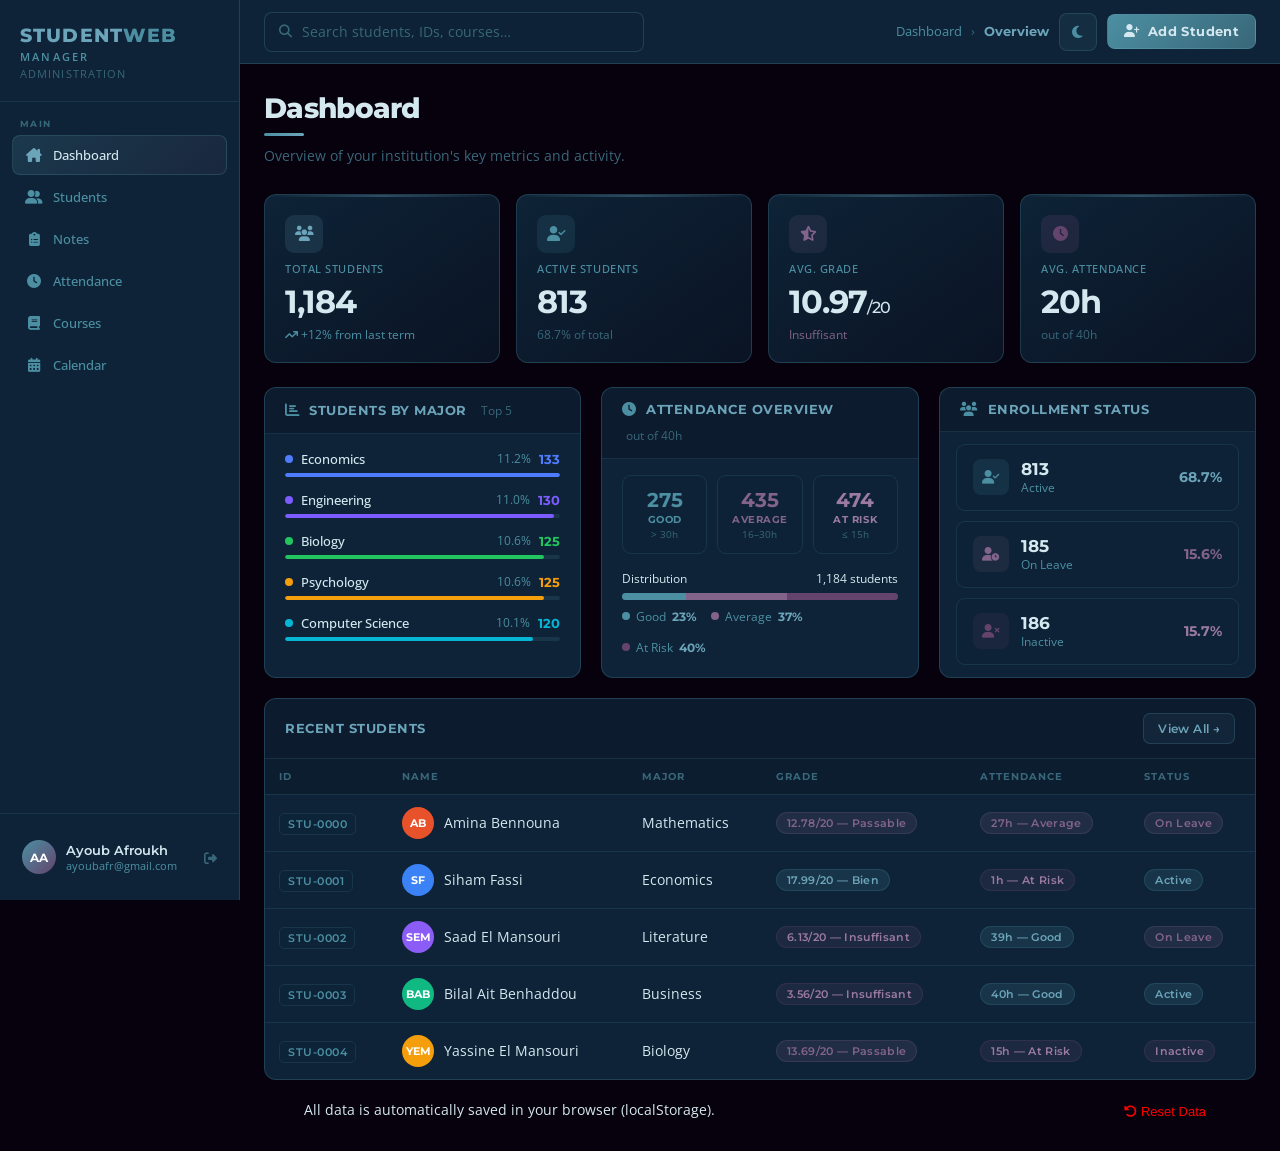
<file: index.html>
<!DOCTYPE html>
<html lang="en">
<head>
  <meta charset="UTF-8">
  <meta name="viewport" content="width=device-width, initial-scale=1.0">
  <title>StudentWeb Manager</title>
  <link href="https://fonts.googleapis.com/css2?family=Plus+Jakarta+Sans:wght@300;400;500;600;700&family=Syne:wght@700;800&display=swap" rel="stylesheet">
  <link rel="stylesheet" href="https://cdnjs.cloudflare.com/ajax/libs/font-awesome/6.5.0/css/all.min.css">
  <link rel="icon" type="image/png" href="logo_black.jpeg">
  <link rel="stylesheet" href="style.css">
</head>
<body>

<div class="sidebar-overlay"></div>

<!-- ══════ SIDEBAR ══════ -->
<aside class="sidebar">
  <div class="sidebar-brand">
  <div class="brand-logo">
  Student<span>Web</span>
  <span class="brand-manager">Manager</span>
  </div>    <div class="brand-sub">Administration</div>
  </div>

  <nav class="nav-section">
    <div class="nav-label">Main</div>
    <button class="nav-item active" data-page="Dashboard">
      <i class="nav-icon fa-solid fa-house-chimney"></i>Dashboard
    </button>
    <button class="nav-item" data-page="Students">
      <i class="nav-icon fa-solid fa-user-group"></i>Students
    </button>
    <button class="nav-item" data-page="Notes">
      <i class="nav-icon fa-solid fa-clipboard-list"></i>Notes
    </button>
    <button class="nav-item" data-page="Attendance">
      <i class="nav-icon fa-solid fa-clock"></i>Attendance
    </button>
    <button class="nav-item" data-page="Courses">
      <i class="nav-icon fa-solid fa-book"></i>Courses
    </button>
    <button class="nav-item" data-page="Calendar">
      <i class="nav-icon fa-solid fa-calendar-days"></i>Calendar
    </button>
  </nav>

  <div class="sidebar-bottom">
    <div class="user-card">
      <div class="user-avatar-sm">AA</div>
      <div class="user-info">
        <div class="user-name">Ayoub Afroukh</div>
        <div class="user-email">ayoubafr@gmail.com</div>
      </div>
      <a href="login.html" title="Sign out">
        <i class="logout-icon fa-solid fa-right-from-bracket"></i>
      </a>
    </div>
  </div>
</aside>

<!-- ══════ MAIN WRAPPER ══════ -->
<div class="main-wrapper">

  <!-- TOPBAR -->
  <header class="topbar">
    <button class="hamburger" id="hamburgerBtn" aria-label="Open menu">
      <i class="fa-solid fa-bars"></i>
    </button>

    <div class="search-wrap">
      <i class="fa-solid fa-search"></i>
      <input class="search-input" id="searchInput" type="text" placeholder="Search students, IDs, courses…">
    </div>

    <div class="topbar-right">
      <span class="topbar-breadcrumb">
        Dashboard <span class="bc-sep">›</span>
        <span class="bc-current" id="bcCurrent">Overview</span>
      </span>
      <!-- LIGHT MODE TOGGLE -->
      <button class="btn-theme" id="themeToggle" title="Toggle light/dark mode">
        <i class="fa-solid fa-moon" id="themeIcon"></i>
      </button>
      <button class="btn-add" id="btnAddStudent">
        <i class="fa-solid fa-user-plus"></i>
        <span>Add Student</span>
      </button>
    </div>
  </header>

  <!-- PAGE CONTENT -->
  <main id="pageMain"></main>
</div>

<!-- ══════ MODAL: ADD / EDIT STUDENT ══════ -->
<div class="modal-backdrop" id="modalStudent">
  <div class="modal">
    <div class="modal-header">
      <span class="modal-title" id="modalStudentTitle">Add New Student</span>
      <button class="modal-close" id="modalStudentClose"><i class="fa-solid fa-xmark"></i></button>
    </div>
    <div class="modal-body">
      <div class="form-row-2">
        <div class="form-row">
          <label class="form-label">First Name</label>
          <input class="form-input" id="fName" type="text" placeholder="e.g. Emma">
        </div>
        <div class="form-row">
          <label class="form-label">Last Name</label>
          <input class="form-input" id="fName2" type="text" placeholder="e.g. Johnson">
        </div>
      </div>
      <div class="form-row">
        <label class="form-label">Major / Program</label>
        <select class="form-select" id="fMajor"><option value="">Select major…</option></select>
      </div>
      <div class="form-row">
        <label class="form-label">Status</label>
        <select class="form-select" id="fStatus">
          <option value="Active">Active</option>
          <option value="On Leave">On Leave</option>
          <option value="Inactive">Inactive</option>
        </select>
      </div>
    </div>
    <div class="modal-footer">
      <button class="btn-cancel" id="modalStudentCancel">Cancel</button>
      <button class="btn-submit" id="modalStudentSubmit">Add Student</button>
    </div>
  </div>
</div>

<!-- ══════ MODAL: VIEW STUDENT ══════ -->
<div class="modal-backdrop" id="modalView">
  <div class="modal">
    <div class="modal-header">
      <span class="modal-title">Student Details</span>
      <button class="modal-close" id="modalViewClose"><i class="fa-solid fa-xmark"></i></button>
    </div>
    <div class="view-hero">
      <div class="view-avatar" id="viewAvatar"></div>
      <div>
        <div class="view-name" id="viewName"></div>
        <div class="view-id"   id="viewId"></div>
      </div>
    </div>
    <div class="view-grid">
      <div class="view-field">
        <div class="view-field-label">Major</div>
        <div class="view-field-val" id="viewMajor"></div>
      </div>
      <div class="view-field">
        <div class="view-field-label">Attendance</div>
        <span id="viewAtt" class="badge"></span>
      </div>
      <div class="view-field">
        <div class="view-field-label">Status</div>
        <span id="viewStatus" class="badge"></span>
      </div>
    </div>
  </div>
</div>

<script src="app.js"></script>
</body>
</html>
</file>
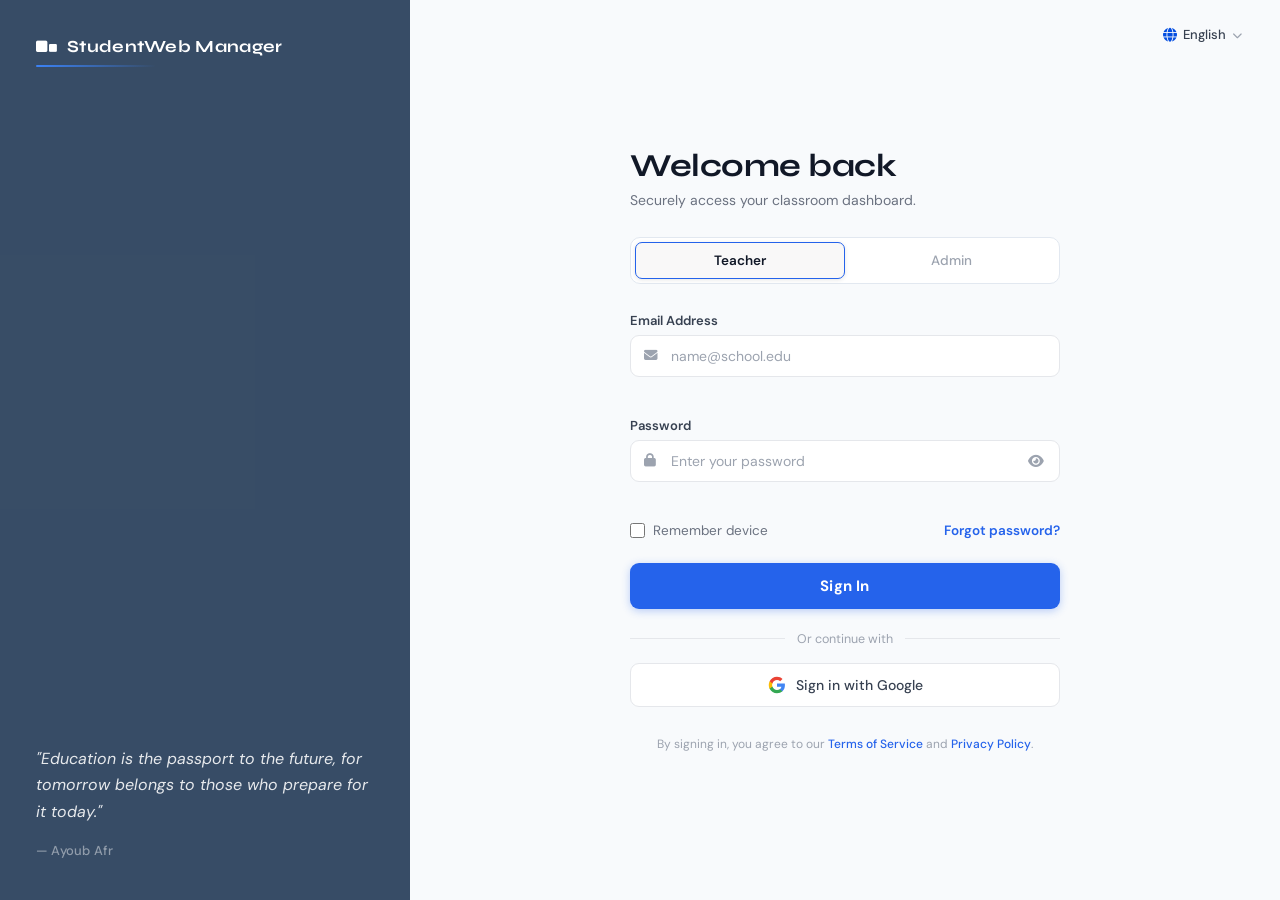
<file: login.html>
<!DOCTYPE html>
<html lang="en">
<head>
  <meta charset="UTF-8" />
  <meta name="viewport" content="width=device-width, initial-scale=1.0" />
  <title>EduMonitor — Sign In</title>
  <link href="https://fonts.googleapis.com/css2?family=DM+Sans:ital,wght@0,300;0,400;0,500;0,600;0,700;1,400&family=Syne:wght@600;700;800&display=swap" rel="stylesheet" />
  <link rel="stylesheet" href="https://cdnjs.cloudflare.com/ajax/libs/font-awesome/6.5.0/css/all.min.css" />
  <link rel="stylesheet" href="login.css" />
  <link rel="icon" type="image/png" href="logo_black.jpeg">
</head>
<body>

  <aside class="left-panel">
    <div class="left-overlay"></div>

    <div class="left-top">
      <div class="brand">
        <div class="brand-logo">
          <i class="fa-solid fa-square brand-sq1"></i>
          <i class="fa-solid fa-square brand-sq2"></i>
        </div>
        <span class="brand-name">StudentWeb Manager</span>
      </div>
      <div class="brand-bar"></div>
    </div>

    <div class="left-bottom">
      <blockquote class="left-quote">
        "Education is the passport to the future, for tomorrow belongs to those who prepare for it today."
      </blockquote>
      <cite class="left-cite">— Ayoub Afr</cite>
    </div>
  </aside>


  <main class="right-panel">

    <div class="lang-select">
      <i class="fa-solid fa-globe"></i>
      <span>English</span>
      <i class="fa-solid fa-chevron-down"></i>
    </div>

    <div class="form-card">

      <h1 class="form-title">Welcome back</h1>
      <p class="form-sub">Securely access your classroom dashboard.</p>

      <div class="role-tabs" id="roleTabs">
        <button class="role-tab active" data-role="teacher">Teacher</button>
        <button class="role-tab"        data-role="admin">Admin</button>
      </div>

      <div class="field-group" id="emailGroup">
        <label class="field-label" for="email">Email Address</label>
        <div class="field-wrap">
          <i class="fa-solid fa-envelope field-icon"></i>
          <input class="field-input" id="email" type="email"
            placeholder="name@school.edu" autocomplete="email" />
        </div>
        <span class="field-error" id="emailError"></span>
      </div>

      <div class="field-group" id="passwordGroup">
        <label class="field-label" for="password">Password</label>
        <div class="field-wrap">
          <i class="fa-solid fa-lock field-icon"></i>
          <input class="field-input" id="password" type="password"
            placeholder="Enter your password" autocomplete="current-password" />
          <button class="eye-btn" id="eyeBtn" type="button" tabindex="-1">
            <i class="fa-solid fa-eye" id="eyeIcon"></i>
          </button>
        </div>
        <span class="field-error" id="pwError"></span>
      </div>

      <div class="form-extras">
        <label class="remember-label">
          <input type="checkbox" id="remember" />
          Remember device
        </label>
        <a href="#" class="forgot-link">Forgot password?</a>
      </div>

      <button class="btn-signin" id="signInBtn">Sign In</button>

      <div class="divider">
        <span class="divider-line"></span>
        <span class="divider-text">Or continue with</span>
        <span class="divider-line"></span>
      </div>

      <button class="btn-google">
        <svg class="google-icon" viewBox="0 0 24 24" xmlns="http://www.w3.org/2000/svg">
          <path d="M22.56 12.25c0-.78-.07-1.53-.2-2.25H12v4.26h5.92c-.26 1.37-1.04 2.53-2.21 3.31v2.77h3.57c2.08-1.92 3.28-4.74 3.28-8.09z" fill="#4285F4"/>
          <path d="M12 23c2.97 0 5.46-.98 7.28-2.66l-3.57-2.77c-.98.66-2.23 1.06-3.71 1.06-2.86 0-5.29-1.93-6.16-4.53H2.18v2.84C3.99 20.53 7.7 23 12 23z" fill="#34A853"/>
          <path d="M5.84 14.09c-.22-.66-.35-1.36-.35-2.09s.13-1.43.35-2.09V7.07H2.18C1.43 8.55 1 10.22 1 12s.43 3.45 1.18 4.93l3.66-2.84z" fill="#FBBC05"/>
          <path d="M12 5.38c1.62 0 3.06.56 4.21 1.64l3.15-3.15C17.45 2.09 14.97 1 12 1 7.7 1 3.99 3.47 2.18 7.07l3.66 2.84c.87-2.6 3.3-4.53 6.16-4.53z" fill="#EA4335"/>
        </svg>
        Sign in with Google
      </button>

      <p class="tos-text">
        By signing in, you agree to our
        <a href="#" class="tos-link">Terms of Service</a> and
        <a href="#" class="tos-link">Privacy Policy</a>.
      </p>

    </div>
  </main>

  <script src="login.js"></script>
</body>
</html>
</file>
<file: style.css>
/* ══════════════════════════════════════════════
   DARK MODE — all values hardcoded (no var())
   LIGHT MODE — toggle body.light
══════════════════════════════════════════════ */

/* ══════════════════════════════════════════════
   FONTS
══════════════════════════════════════════════ */
@import url('https://fonts.googleapis.com/css2?family=Montserrat:wght@400;500;600;700;800&family=Open+Sans:wght@400;500;600&family=Raleway:wght@700;800&display=swap');

/* ══════════════════════════════════════════════
   RESET
══════════════════════════════════════════════ */
*, *::before, *::after {
  box-sizing: border-box;
  margin: 0;
  padding: 0;
}

body {
  font-family: 'Open Sans', 'Montserrat', sans-serif;
  background: #07010D;
  color: #d4e8ef;
  min-height: 100vh;
  display: flex;
  font-size: 14px;
  overflow-x: hidden;
  transition: background .25s, color .25s;
}

body.light {
  background: linear-gradient(160deg, #eef1fa 0%, #f2f4fb 50%, #e8ecf8 100%);
  color: #0d1240;
}

::-webkit-scrollbar { width: 5px; }
::-webkit-scrollbar-track { background: #07010D; }
::-webkit-scrollbar-thumb { background: #386779; border-radius: 3px; }
::-webkit-scrollbar-thumb:hover { background: #4C8FA2; }

body.light ::-webkit-scrollbar-track { background: linear-gradient(160deg, #eef1fa 0%, #f2f4fb 50%, #e8ecf8 100%); }
body.light ::-webkit-scrollbar-thumb { background: #7b8dd4; }
body.light ::-webkit-scrollbar-thumb:hover { background: #4a5fc4; }

/* ══════════════════════════════════════════════
   SIDEBAR
══════════════════════════════════════════════ */
.sidebar {
  width: 240px;
  min-height: 100vh;
  background: #0E2337;
  border-right: 1px solid rgba(54,103,121,.45);
  display: flex;
  flex-direction: column;
  position: fixed;
  top: 0; left: 0; bottom: 0;
  z-index: 100;
  overflow-y: hidden;
  transition: transform 0.3s ease, background .25s, border-color .25s;
}

body.light .sidebar {
  background: linear-gradient(180deg, #f4f5fd 0%, #eaecfa 100%);
  border-right-color: rgba(82,100,200,.18);
}

/* ══════════════════════════════════════════════
   SIDEBAR BRAND
══════════════════════════════════════════════ */
.sidebar-brand {
  padding: 24px 20px 20px;
  border-bottom: 1px solid rgba(54,103,121,.28);
}

body.light .sidebar-brand { border-bottom-color: rgba(82,100,200,.11); }

.brand-logo {
  font-family: 'Montserrat', 'Raleway', sans-serif;
  font-weight: 800;
  font-size: 1.2rem;
  text-transform: uppercase;
  letter-spacing: 0.06em;
  color: #6CA4BA;
  line-height: 1.2;
}

body.light .brand-logo { color: #5468d4; }

.brand-logo span { color: #4C8FA2; }
body.light .brand-logo span { color: #4a5fc4; }

.brand-manager {
  display: block;
  font-family: 'Open Sans', sans-serif;
  font-weight: 600;
  font-size: 0.7rem;
  color: #4C8FA2;
  text-transform: uppercase;
  letter-spacing: 0.2em;
  margin-top: 3px;
}

body.light .brand-manager { color: #4a5fc4; }

.brand-sub {
  font-family: 'Open Sans', sans-serif;
  font-weight: 400;
  font-size: 0.68rem;
  color: #386779;
  margin-top: 3px;
  letter-spacing: 0.1em;
  text-transform: uppercase;
}

body.light .brand-sub { color: #7b8dd4; }

.nav-section { padding: 16px 12px 8px; }

.nav-label {
  font-family: 'Montserrat', sans-serif;
  font-size: 9px;
  font-weight: 700;
  color: #386779;
  text-transform: uppercase;
  letter-spacing: 0.14em;
  padding: 0 8px;
  margin-bottom: 6px;
}

body.light .nav-label { color: #7b8dd4; }

.nav-item {
  display: flex;
  align-items: center;
  gap: 10px;
  padding: 10px 12px;
  border-radius: 8px;
  cursor: pointer;
  color: #4C8FA2;
  text-decoration: none;
  font-family: 'Open Sans', sans-serif;
  font-size: 13px;
  font-weight: 500;
  transition: all 0.18s;
  margin-bottom: 2px;
  border: 1px solid transparent;
  background: none;
  width: 100%;
  text-align: left;
}

body.light .nav-item { color: #3f52b5; }

.nav-item:hover {
  background: rgba(108,164,186,.08);
  color: #6CA4BA;
  border-color: rgba(54,103,121,.28);
}

body.light .nav-item:hover {
  background: linear-gradient(135deg, rgba(74,95,196,.09), rgba(54,72,168,.05));
  color: #5468d4;
  border-color: rgba(82,100,200,.11);
}

.nav-item.active {
  background: linear-gradient(135deg, rgba(76,143,162,.2), rgba(100,68,109,.14));
  color: #d4e8ef;
  border-color: rgba(54,103,121,.45);
}

body.light .nav-item.active {
  background: linear-gradient(135deg, rgba(74,95,196,.17), rgba(54,72,168,.10));
  color: #0d1240;
  border-color: rgba(82,100,200,.18);
}

.nav-item.active .nav-icon { color: #6CA4BA; }
body.light .nav-item.active .nav-icon { color: #5468d4; }

.nav-icon { width: 18px; text-align: center; font-size: 14px; }

.sidebar-bottom {
  margin-top: auto;
  padding: 16px 12px;
  border-top: 1px solid rgba(54,103,121,.28);
}

body.light .sidebar-bottom { border-top-color: rgba(82,100,200,.11); }

.user-card {
  display: flex; align-items: center; gap: 10px;
  padding: 10px; border-radius: 8px;
  cursor: default; transition: background 0.15s;
}

.user-card:hover { background: rgba(108,164,186,.08); }
body.light .user-card:hover { background: linear-gradient(135deg, rgba(74,95,196,.09), rgba(54,72,168,.05)); }

.user-avatar-sm {
  width: 34px; height: 34px; border-radius: 50%;
  background: linear-gradient(135deg, #4C8FA2, #64446D);
  display: flex; align-items: center; justify-content: center;
  font-family: 'Montserrat', sans-serif; font-size: 12px; font-weight: 700;
  color: white; flex-shrink: 0;
}

.user-info { flex: 1; min-width: 0; }

.user-name {
  font-family: 'Montserrat', sans-serif; font-size: 13px; font-weight: 600;
  color: #d4e8ef; white-space: nowrap; overflow: hidden; text-overflow: ellipsis;
}

body.light .user-name { color: #0d1240; }

.user-email {
  font-family: 'Open Sans', sans-serif; font-size: 11px;
  color: #4C8FA2; white-space: nowrap; overflow: hidden; text-overflow: ellipsis;
}

body.light .user-email { color: #3f52b5; }

.logout-icon { color: #386779; font-size: 13px; transition: color .15s; }
.logout-icon:hover { color: #4C8FA2; }
body.light .logout-icon { color: #7b8dd4; }
body.light .logout-icon:hover { color: #4a5fc4; }

/* ══════════════════════════════════════════════
   HAMBURGER
══════════════════════════════════════════════ */
.hamburger {
  display: none; align-items: center; justify-content: center;
  width: 40px; height: 40px; border-radius: 8px;
  background: rgba(108,164,186,.08); border: 1px solid rgba(54,103,121,.45);
  color: #6CA4BA; font-size: 16px; cursor: pointer; flex-shrink: 0; transition: all 0.15s;
}
.hamburger:hover { background: rgba(108,164,186,.14); border-color: #4C8FA2; }

body.light .hamburger {
  background: linear-gradient(135deg, rgba(74,95,196,.09), rgba(54,72,168,.05));
  border-color: rgba(82,100,200,.18);
  color: #5468d4;
}
body.light .hamburger:hover { background: rgba(108,164,186,.14); border-color: #4a5fc4; }

.sidebar-overlay {
  display: none; position: fixed; inset: 0;
  background: rgba(7,1,13,.8); z-index: 99; backdrop-filter: blur(3px);
}
.sidebar-overlay.open { display: block; }
body.light .sidebar-overlay { background: rgba(13,18,64,.45); }

/* ══════════════════════════════════════════════
   MAIN WRAPPER
══════════════════════════════════════════════ */
.main-wrapper {
  margin-left: 240px; flex: 1; display: flex; flex-direction: column;
  min-height: 100vh; min-width: 0; overflow-x: hidden;
}

/* ══════════════════════════════════════════════
   TOPBAR
══════════════════════════════════════════════ */
.topbar {
  height: 64px;
  background: #0E2337;
  border-bottom: 1px solid rgba(54,103,121,.45);
  display: flex; align-items: center; gap: 12px; padding: 0 24px;
  position: sticky; top: 0; z-index: 50; flex-wrap: nowrap;
  transition: background .25s, border-color .25s;
}

body.light .topbar {
  background: linear-gradient(90deg, #ffffff 60%, #f3f4fd 100%);
  border-bottom-color: rgba(82,100,200,.18);
}

.search-wrap {
  display: flex; align-items: center; gap: 10px;
  background: rgba(14,35,55,.88); border: 1px solid rgba(54,103,121,.45);
  border-radius: 8px; padding: 0 14px; flex: 1;
  max-width: 380px; min-width: 0; transition: border-color 0.18s;
}

body.light .search-wrap {
  background: linear-gradient(135deg, #f7f8fe, #eceffe);
  border-color: rgba(82,100,200,.18);
}

.search-wrap:focus-within {
  border-color: #6CA4BA;
  box-shadow: 0 0 0 3px rgba(108,164,186,.1);
}

body.light .search-wrap:focus-within {
  border-color: #5468d4;
  box-shadow: 0 0 0 3px rgba(74,95,196,.1);
}

.search-wrap i { color: #386779; font-size: 13px; flex-shrink: 0; }
body.light .search-wrap i { color: #7b8dd4; }

.search-input {
  background: none; border: none; outline: none;
  color: #d4e8ef; font-family: 'Open Sans', sans-serif;
  font-size: 13.5px; padding: 10px 0; width: 100%; min-width: 0;
}

body.light .search-input { color: #0d1240; }
.search-input::placeholder { color: #386779; }
body.light .search-input::placeholder { color: #7b8dd4; }

.topbar-right { margin-left: auto; display: flex; align-items: center; gap: 10px; flex-shrink: 0; }

.topbar-breadcrumb { font-family: 'Open Sans', sans-serif; font-size: 12.5px; color: #4C8FA2; white-space: nowrap; }
body.light .topbar-breadcrumb { color: #3f52b5; }
.topbar-breadcrumb .bc-current { color: #6CA4BA; font-family: 'Montserrat', sans-serif; font-weight: 700; }
body.light .topbar-breadcrumb .bc-current { color: #5468d4; }
.topbar-breadcrumb .bc-sep { margin: 0 6px; color: #386779; }
body.light .topbar-breadcrumb .bc-sep { color: #7b8dd4; }

.btn-theme {
  display: flex; align-items: center; justify-content: center;
  width: 38px; height: 38px; border-radius: 8px;
  background: rgba(108,164,186,.08); border: 1px solid rgba(54,103,121,.45);
  color: #4C8FA2; font-size: 14px; cursor: pointer; flex-shrink: 0; transition: all .18s;
}
.btn-theme:hover { color: #6CA4BA; border-color: #4C8FA2; background: rgba(108,164,186,.14); }

body.light .btn-theme {
  background: linear-gradient(135deg, rgba(74,95,196,.09), rgba(54,72,168,.05));
  border-color: rgba(82,100,200,.18);
  color: #3f52b5;
}
body.light .btn-theme:hover { color: #5468d4; border-color: #4a5fc4; background: rgba(108,164,186,.14); }

.btn-add {
  display: flex; align-items: center; gap: 8px;
  background: linear-gradient(135deg, #4C8FA2, #386779);
  color: #d4e8ef; border: 1px solid rgba(108,164,186,.25); border-radius: 8px;
  padding: 9px 16px; font-family: 'Montserrat', sans-serif;
  font-size: 12.5px; font-weight: 700; letter-spacing: 0.03em;
  cursor: pointer; transition: opacity 0.15s, transform 0.1s, box-shadow 0.15s;
  white-space: nowrap; flex-shrink: 0;
}
.btn-add:hover { opacity: .9; transform: translateY(-1px); box-shadow: 0 4px 18px rgba(76,143,162,.3); }

body.light .btn-add { background: linear-gradient(135deg, #4a5fc4 0%, #3648a8 100%); }

/* ══════════════════════════════════════════════
   MAIN
══════════════════════════════════════════════ */
main { flex: 1; padding: 28px 24px; overflow-x: hidden; overflow-y: auto; }

/* ══════════════════════════════════════════════
   PAGE HEADER
══════════════════════════════════════════════ */
.page-header { margin-bottom: 28px; }

.page-title {
  font-family: 'Montserrat', sans-serif; font-weight: 800; font-size: 1.75rem;
  color: #d4e8ef; letter-spacing: -0.025em; line-height: 1.2;
  position: relative; display: inline-block; padding-bottom: 10px;
}

body.light .page-title { color: #0d1240; }

.page-title::after {
  content: ''; position: absolute; bottom: 0; left: 0;
  width: 40px; height: 3px; border-radius: 2px;
  background: linear-gradient(90deg, #4C8FA2, #6CA4BA);
}

body.light .page-title::after { background: linear-gradient(90deg, #4a5fc4, #5468d4); }

.page-sub { font-family: 'Open Sans', sans-serif; font-weight: 400; font-size: 0.9rem; color: #386779; margin-top: 10px; }
body.light .page-sub { color: #7b8dd4; }

/* ══════════════════════════════════════════════
   STAT CARDS
══════════════════════════════════════════════ */
.stat-grid { display: grid; grid-template-columns: repeat(4, 1fr); gap: 16px; margin-bottom: 24px; }

.stat-card {
  background: linear-gradient(145deg, #0E2337, rgba(14,35,55,.55));
  border: 1px solid rgba(54,103,121,.45); border-radius: 12px;
  padding: 20px; display: flex; flex-direction: column; gap: 8px;
  min-width: 0; transition: border-color 0.2s, box-shadow 0.2s;
  position: relative; overflow: hidden;
}

body.light .stat-card {
  background: linear-gradient(145deg, #ffffff 0%, #eceffe 60%, #e2e7fc 100%);
  border-color: rgba(82,100,200,.18);
}

.stat-card::before {
  content: ''; position: absolute; top: 0; left: 0; right: 0; height: 2px;
  background: linear-gradient(90deg, transparent, rgba(108,164,186,.35), transparent);
}

.stat-card:hover {
  border-color: #4C8FA2;
  box-shadow: 0 4px 24px rgba(7,1,13,.5);
}

body.light .stat-card:hover {
  border-color: #4a5fc4;
  box-shadow: 0 4px 24px rgba(74,95,196,.14);
}

.stat-icon { width: 38px; height: 38px; border-radius: 9px; display: flex; align-items: center; justify-content: center; font-size: 15px; flex-shrink: 0; }
.si-blue   { background: rgba(108,164,186,.14); color: #6CA4BA; }
.si-green  { background: rgba(76,143,162,.14);  color: #4C8FA2; }
.si-gold   { background: rgba(130,99,138,.14);  color: #82638A; }
.si-red    { background: rgba(100,68,109,.18);  color: #9a7aa3; }
.si-purple { background: rgba(100,68,109,.22);  color: #64446D; }

body.light .si-blue  { color: #5468d4; }
body.light .si-green { color: #4a5fc4; }

.stat-label { font-family: 'Open Sans', sans-serif; font-size: 11px; color: #4C8FA2; font-weight: 500; letter-spacing: 0.05em; text-transform: uppercase; }
body.light .stat-label { color: #3f52b5; }

.stat-value { font-family: 'Montserrat', sans-serif; font-weight: 700; font-size: 2rem; color: #d4e8ef; letter-spacing: -0.03em; line-height: 1.1; }
body.light .stat-value { color: #0d1240; }

.stat-sub { font-family: 'Open Sans', sans-serif; font-size: 11.5px; color: #386779; }
body.light .stat-sub { color: #7b8dd4; }
.stat-sub.up   { color: #4C8FA2; }
body.light .stat-sub.up { color: #3f52b5; }
.stat-sub.warn { color: #82638A; }

/* ══════════════════════════════════════════════
   PANEL
══════════════════════════════════════════════ */
.panel {
  background: #0E2337; border: 1px solid rgba(54,103,121,.45);
  border-radius: 12px; margin-bottom: 20px; overflow: hidden;
  min-width: 0; transition: background .25s, border-color .25s;
}

body.light .panel {
  background: linear-gradient(145deg, #ffffff 0%, #f5f7fd 100%);
  border-color: rgba(82,100,200,.18);
}

.panel-head {
  display: flex; align-items: center; gap: 10px; padding: 14px 20px;
  border-bottom: 1px solid rgba(54,103,121,.28); flex-wrap: wrap;
  background: rgba(7,1,13,.22);
}

body.light .panel-head {
  background: linear-gradient(135deg, rgba(242,243,253,.98), rgba(228,231,250,.9));
  border-bottom-color: rgba(82,100,200,.11);
}

.panel-title { font-family: 'Montserrat', sans-serif; font-size: 12.5px; font-weight: 700; color: #6CA4BA; letter-spacing: 0.04em; text-transform: uppercase; }
body.light .panel-title { color: #5468d4; }

.panel-meta { font-family: 'Open Sans', sans-serif; font-size: 12px; color: #386779; margin-left: 4px; }
body.light .panel-meta { color: #7b8dd4; }

.panel-icon { color: #4C8FA2; font-size: 14px; }
body.light .panel-icon { color: #4a5fc4; }

/* ══════════════════════════════════════════════
   TOOLBAR
══════════════════════════════════════════════ */
.toolbar {
  display: flex; align-items: center; gap: 10px; padding: 12px 20px;
  border-bottom: 1px solid rgba(54,103,121,.28); flex-wrap: wrap;
  background: rgba(7,1,13,.12);
}

body.light .toolbar {
  background: linear-gradient(90deg, rgba(230,232,251,.8), rgba(220,224,248,.7));
  border-bottom-color: rgba(82,100,200,.11);
}

.tb-btn {
  display: flex; align-items: center; gap: 7px;
  background: rgba(108,164,186,.08); border: 1px solid rgba(54,103,121,.45);
  border-radius: 7px; padding: 7px 14px; color: #6CA4BA;
  font-family: 'Montserrat', sans-serif; font-size: 12px; font-weight: 600;
  letter-spacing: 0.03em; cursor: pointer; transition: all 0.15s; white-space: nowrap;
}
.tb-btn:hover { border-color: #6CA4BA; background: rgba(108,164,186,.13); color: #d4e8ef; }

body.light .tb-btn {
  background: linear-gradient(135deg, rgba(74,95,196,.09), rgba(54,72,168,.05));
  border-color: rgba(82,100,200,.18);
  color: #5468d4;
}
body.light .tb-btn:hover { border-color: #5468d4; background: rgba(108,164,186,.13); color: #0d1240; }

.tb-btn.primary { background: linear-gradient(135deg, #4C8FA2, #386779); border-color: rgba(108,164,186,.25); color: #d4e8ef; }
.tb-btn.primary:hover { opacity: .88; }
body.light .tb-btn.primary { background: linear-gradient(135deg, #4a5fc4 0%, #3648a8 100%);color: white; }

.tb-count { margin-left: auto; font-family: 'Open Sans', sans-serif; font-size: 12px; color: #386779; white-space: nowrap; }
body.light .tb-count { color: #7b8dd4; }

.filter-group { display: flex; align-items: center; gap: 8px; flex-wrap: wrap; }
.filter-label { font-family: 'Open Sans', sans-serif; font-size: 11.5px; color: #4C8FA2; white-space: nowrap; letter-spacing: 0.03em; }
body.light .filter-label { color: #3f52b5; }

.f-select {
  background: rgba(14,35,55,.88); border: 1px solid rgba(54,103,121,.45);
  border-radius: 7px; padding: 7px 10px; color: #6CA4BA;
  font-family: 'Open Sans', sans-serif; font-size: 13px;
  cursor: pointer; outline: none; transition: border-color 0.15s; max-width: 100%;
}
.f-select:focus { border-color: #6CA4BA; }
.f-select option { background: #0E2337; color: #d4e8ef; }

body.light .f-select {
  background: linear-gradient(135deg, #f7f8fe, #eceffe);
  border-color: rgba(82,100,200,.18);
  color: #5468d4;
}
body.light .f-select:focus { border-color: #5468d4; }
body.light .f-select option {
  background: linear-gradient(145deg, #ffffff 0%, #f5f7fd 100%);
  color: #0d1240;
}

.filter-badge { background: #4C8FA2; color: #07010D; font-size: 10px; font-weight: 700; padding: 1px 5px; border-radius: 10px; margin-left: 2px; }
body.light .filter-badge { background: #4a5fc4; color: #ffffff; }

.hidden { display: none !important; }

/* ══════════════════════════════════════════════
   TABLE
══════════════════════════════════════════════ */
.table-wrap { width: 100%; overflow-x: auto; -webkit-overflow-scrolling: touch; }
table { width: 100%; border-collapse: collapse; min-width: 540px; }

thead th {
  padding: 11px 14px; text-align: left;
  font-family: 'Montserrat', sans-serif; font-size: 10px; font-weight: 700;
  color: #386779; text-transform: uppercase; letter-spacing: 0.1em;
  border-bottom: 1px solid rgba(54,103,121,.28); white-space: nowrap;
  background: rgba(7,1,13,.18);
}

body.light thead th {
  color: #7b8dd4;
  border-bottom-color: rgba(82,100,200,.11);
  background: linear-gradient(90deg, rgba(218,222,248,.85), rgba(208,214,245,.75));
}

tbody tr { transition: background 0.1s; }
tbody tr:hover { background: rgba(108,164,186,.05); }
body.light tbody tr:hover { background: rgba(74,95,196,.04); }

tbody td {
  padding: 12px 14px; border-bottom: 1px solid rgba(54,103,121,.28);
  font-family: 'Open Sans', sans-serif; font-size: 13.5px;
  color: #d4e8ef; vertical-align: middle;
}

body.light tbody td { color: #0d1240; border-bottom-color: rgba(82,100,200,.11); }
tbody tr:last-child td { border-bottom: none; }

.table-empty { text-align: center; color: #386779; padding: 40px !important; font-family: 'Open Sans', sans-serif; font-size: 13px; }
body.light .table-empty { color: #7b8dd4; }

.th-sort { cursor: pointer; user-select: none; }
.th-sort:hover { color: #6CA4BA; }
body.light .th-sort:hover { color: #5468d4; }

/* ══════════════════════════════════════════════
   TABLE CELLS
══════════════════════════════════════════════ */
.stu-id {
  font-family: 'Montserrat', monospace; font-size: 11px; font-weight: 600;
  color: #4C8FA2; background: rgba(14,35,55,.55);
  border: 1px solid rgba(54,103,121,.28); padding: 3px 8px;
  border-radius: 5px; white-space: nowrap; letter-spacing: 0.05em;
}

body.light .stu-id {
  color: #4a5fc4;
  background: linear-gradient(135deg, rgba(255,255,255,.97), rgba(232,236,250,.9));
  border-color: rgba(82,100,200,.11);
}

.name-cell { display: flex; align-items: center; gap: 10px; white-space: nowrap; }
.avatar { width: 32px; height: 32px; border-radius: 50%; display: flex; align-items: center; justify-content: center; font-family: 'Montserrat', sans-serif; font-size: 11px; font-weight: 700; color: white; flex-shrink: 0; }
.bar-cell { display: flex; align-items: center; gap: 8px; min-width: 120px; }
.bar-track { flex: 1; height: 4px; background: rgba(54,103,121,.28); border-radius: 3px; overflow: hidden; min-width: 50px; }
body.light .bar-track { background: rgba(82,100,200,.11); }
.bar-fill { height: 100%; border-radius: 3px; transition: width .3s; }
.bar-val { font-family: 'Open Sans', sans-serif; font-size: 12px; color: #4C8FA2; white-space: nowrap; }
body.light .bar-val { color: #3f52b5; }

/* ══════════════════════════════════════════════
   BADGES
══════════════════════════════════════════════ */
.badge { display: inline-flex; align-items: center; padding: 3px 10px; border-radius: 20px; font-family: 'Montserrat', sans-serif; font-size: 11px; font-weight: 600; white-space: nowrap; letter-spacing: 0.03em; }
.b-green  { background: rgba(76,143,162,.16);  color: #6CA4BA; border: 1px solid rgba(76,143,162,.22); }
.b-gold   { background: rgba(130,99,138,.16);  color: #82638A; border: 1px solid rgba(130,99,138,.22); }
.b-red    { background: rgba(100,68,109,.18);  color: #9a7aa3; border: 1px solid rgba(100,68,109,.28); }
.b-blue   { background: rgba(108,164,186,.13); color: #6CA4BA; border: 1px solid rgba(108,164,186,.2); }
.b-muted  { background: rgba(56,103,121,.1);   color: #386779; border: 1px solid rgba(56,103,121,.18); }

body.light .b-green { color: #5468d4; }
body.light .b-blue  { color: #5468d4; }
body.light .b-muted { color: #7b8dd4; }

/* ══════════════════════════════════════════════
   ACTION BUTTONS
══════════════════════════════════════════════ */
.actions { display: flex; gap: 6px; flex-wrap: wrap; }
.act { padding: 5px 10px; border-radius: 6px; font-family: 'Montserrat', sans-serif; font-size: 11px; font-weight: 700; letter-spacing: 0.03em; cursor: pointer; border: 1px solid transparent; transition: all 0.15s; white-space: nowrap; }
.act-view { background: rgba(108,164,186,.1); color: #6CA4BA; border-color: rgba(108,164,186,.2); }
.act-edit { background: rgba(130,99,138,.1);  color: #82638A; border-color: rgba(130,99,138,.22); }
.act-del  { background: rgba(100,68,109,.1);  color: #9a7aa3; border-color: rgba(100,68,109,.22); }
.act:hover { opacity: .75; transform: translateY(-1px); }

body.light .act-view { color: #5468d4; }

/* ══════════════════════════════════════════════
   PAGINATION
══════════════════════════════════════════════ */
.pagination {
  display: flex; align-items: center; justify-content: center; gap: 6px;
  padding: 14px; border-top: 1px solid rgba(54,103,121,.28);
  flex-wrap: wrap; background: rgba(7,1,13,.15);
}

body.light .pagination {
  border-top-color: rgba(82,100,200,.11);
  background: linear-gradient(90deg, rgba(230,232,251,.75), rgba(220,224,248,.65));
}

.pg-btn {
  padding: 6px 14px; border-radius: 7px;
  background: rgba(108,164,186,.08); border: 1px solid rgba(54,103,121,.45);
  color: #6CA4BA; font-family: 'Montserrat', sans-serif; font-size: 12px; font-weight: 600;
  cursor: pointer; transition: all 0.15s;
}
.pg-btn:hover:not(:disabled) { border-color: #6CA4BA; background: rgba(108,164,186,.13); }
.pg-btn:disabled { opacity: .28; cursor: not-allowed; }

body.light .pg-btn {
  background: linear-gradient(135deg, rgba(74,95,196,.09), rgba(54,72,168,.05));
  border-color: rgba(82,100,200,.18);
  color: #5468d4;
}
body.light .pg-btn:hover:not(:disabled) { border-color: #5468d4; background: rgba(108,164,186,.13); }

.pg-nums { display: flex; gap: 4px; flex-wrap: wrap; }
.pg-num {
  width: 32px; height: 32px; border-radius: 7px; background: none;
  border: 1px solid transparent; color: #386779;
  font-family: 'Montserrat', sans-serif; font-size: 12px; font-weight: 600;
  cursor: pointer; transition: all 0.15s; display: flex; align-items: center; justify-content: center;
}
.pg-num:hover { background: rgba(108,164,186,.08); color: #6CA4BA; border-color: rgba(54,103,121,.45); }
.pg-num.active { background: #386779; color: #d4e8ef; border-color: #4C8FA2; }

body.light .pg-num { color: #7b8dd4; }
body.light .pg-num:hover { background: linear-gradient(135deg, rgba(74,95,196,.09), rgba(54,72,168,.05)); color: #5468d4; border-color: rgba(82,100,200,.18); }
body.light .pg-num.active { background: #3648a8; color: #ffffff; border-color: #4a5fc4; }

.pg-dots { color: #386779; padding: 0 4px; display: flex; align-items: center; }
body.light .pg-dots { color: #7b8dd4; }

/* ══════════════════════════════════════════════
   MODAL
══════════════════════════════════════════════ */
.modal-backdrop {
  position: fixed; inset: 0; background: rgba(7,1,13,.82);
  backdrop-filter: blur(6px); z-index: 200; display: none;
  align-items: center; justify-content: center; padding: 16px;
}
.modal-backdrop.open { display: flex; }
body.light .modal-backdrop { background: rgba(13,18,64,.5); }

.modal {
  background: #0E2337; border: 1px solid rgba(54,103,121,.45);
  border-radius: 16px; width: 460px; max-width: 100%; overflow: hidden;
  animation: modalIn .22s cubic-bezier(.34,1.4,.64,1);
  box-shadow: 0 24px 64px rgba(7,1,13,.4);
}

body.light .modal {
  background: linear-gradient(145deg, #ffffff 0%, #f5f7fd 100%);
  border-color: rgba(82,100,200,.18);
}

@keyframes modalIn { from { opacity:0; transform:scale(.93) translateY(12px); } }

.modal-header {
  display: flex; align-items: center; justify-content: space-between;
  padding: 18px 24px; border-bottom: 1px solid rgba(54,103,121,.28);
  background: rgba(7,1,13,.22);
}

body.light .modal-header {
  background: linear-gradient(135deg, rgba(242,243,253,.98), rgba(228,231,250,.9));
  border-bottom-color: rgba(82,100,200,.11);
}

.modal-title { font-family: 'Montserrat', sans-serif; font-size: 15px; font-weight: 700; color: #6CA4BA; letter-spacing: 0.03em; }
body.light .modal-title { color: #5468d4; }

.modal-close {
  width: 32px; height: 32px; border-radius: 8px;
  background: rgba(108,164,186,.08); border: 1px solid rgba(54,103,121,.28);
  color: #386779; cursor: pointer; font-size: 14px;
  display: flex; align-items: center; justify-content: center; transition: all 0.15s; flex-shrink: 0;
}
.modal-close:hover { color: #6CA4BA; background: rgba(108,164,186,.12); border-color: #4C8FA2; }

body.light .modal-close {
  background: linear-gradient(135deg, rgba(74,95,196,.09), rgba(54,72,168,.05));
  border-color: rgba(82,100,200,.11);
  color: #7b8dd4;
}
body.light .modal-close:hover { color: #5468d4; background: rgba(108,164,186,.12); border-color: #4a5fc4; }

.modal-body { padding: 20px 24px; display: flex; flex-direction: column; gap: 16px; }

.modal-footer {
  display: flex; justify-content: flex-end; gap: 10px; padding: 14px 24px;
  border-top: 1px solid rgba(54,103,121,.28); background: rgba(7,1,13,.22);
}

body.light .modal-footer {
  background: linear-gradient(135deg, rgba(242,243,253,.98), rgba(228,231,250,.9));
  border-top-color: rgba(82,100,200,.11);
}

.form-row { display: flex; flex-direction: column; gap: 6px; }
.form-row-2 { display: grid; grid-template-columns: 1fr 1fr; gap: 14px; }

.form-label { font-family: 'Montserrat', sans-serif; font-size: 11px; font-weight: 700; color: #4C8FA2; letter-spacing: 0.07em; text-transform: uppercase; }
body.light .form-label { color: #3f52b5; }

.form-input, .form-select {
  background: rgba(14,35,55,.88); border: 1px solid rgba(54,103,121,.45);
  border-radius: 8px; padding: 10px 12px; color: #d4e8ef;
  font-family: 'Open Sans', sans-serif; font-size: 13.5px; outline: none;
  transition: border-color 0.15s, box-shadow 0.15s; width: 100%;
}
.form-input:focus, .form-select:focus { border-color: #6CA4BA; box-shadow: 0 0 0 3px rgba(108,164,186,.1); }
.form-input::placeholder { color: #386779; }
.form-select option { background: #0E2337; color: #d4e8ef; }

body.light .form-input, body.light .form-select {
  background: linear-gradient(135deg, #f7f8fe, #eceffe);
  border-color: rgba(82,100,200,.18);
  color: #0d1240;
}
body.light .form-input:focus, body.light .form-select:focus { border-color: #5468d4; box-shadow: 0 0 0 3px rgba(74,95,196,.1); }
body.light .form-input::placeholder { color: #7b8dd4; }
body.light .form-select option {
  background: linear-gradient(145deg, #ffffff 0%, #f5f7fd 100%);
  color: #0d1240;
}

.btn-cancel {
  padding: 9px 18px; border-radius: 8px;
  background: rgba(108,164,186,.08); border: 1px solid rgba(54,103,121,.28);
  color: #386779; font-family: 'Montserrat', sans-serif; font-size: 12.5px; font-weight: 600;
  cursor: pointer; transition: all 0.15s;
}
.btn-cancel:hover { color: #6CA4BA; border-color: #4C8FA2; }

body.light .btn-cancel {
  background: linear-gradient(135deg, rgba(74,95,196,.09), rgba(54,72,168,.05));
  border-color: rgba(82,100,200,.11);
  color: #7b8dd4;
}
body.light .btn-cancel:hover { color: #5468d4; border-color: #4a5fc4; }

.btn-submit {
  padding: 9px 20px; border-radius: 8px;
  background: linear-gradient(135deg, #4C8FA2, #386779);
  border: 1px solid rgba(108,164,186,.22); color: #d4e8ef;
  font-family: 'Montserrat', sans-serif; font-size: 12.5px; font-weight: 700;
  letter-spacing: 0.04em; cursor: pointer; transition: opacity 0.15s, box-shadow 0.15s;
}
.btn-submit:hover { opacity: .88; box-shadow: 0 4px 16px rgba(76,143,162,.3); }

body.light .btn-submit { background: linear-gradient(135deg, #4a5fc4 0%, #3648a8 100%); }

.btn-full { width: 100%; }

/* View modal */
.view-hero {
  display: flex; align-items: center; gap: 16px; padding: 20px 24px;
  background: rgba(7,1,13,.22); border-bottom: 1px solid rgba(54,103,121,.28); flex-wrap: wrap;
}
body.light .view-hero {
  background: linear-gradient(135deg, rgba(242,243,253,.98), rgba(228,231,250,.9));
  border-bottom-color: rgba(82,100,200,.11);
}

.view-avatar { width: 52px; height: 52px; border-radius: 50%; display: flex; align-items: center; justify-content: center; font-family: 'Montserrat', sans-serif; font-size: 17px; font-weight: 800; color: white; flex-shrink: 0; box-shadow: 0 0 0 3px rgba(108,164,186,.2); }
.view-name { font-family: 'Montserrat', sans-serif; font-size: 1.05rem; font-weight: 700; color: #d4e8ef; }
body.light .view-name { color: #0d1240; }
.view-id { font-family: 'Open Sans', sans-serif; font-size: 12px; color: #4C8FA2; margin-top: 2px; }
body.light .view-id { color: #3f52b5; }

.view-grid { display: grid; grid-template-columns: repeat(3, 1fr); gap: 1px; background: rgba(54,103,121,.28); }
body.light .view-grid { background: rgba(82,100,200,.11); }

.view-field { background: #0E2337; padding: 16px 20px; display: flex; flex-direction: column; gap: 6px; }
body.light .view-field { background: linear-gradient(145deg, #ffffff 0%, #f5f7fd 100%); }

.view-field-label { font-family: 'Montserrat', sans-serif; font-size: 9.5px; color: #386779; text-transform: uppercase; letter-spacing: 0.1em; }
body.light .view-field-label { color: #7b8dd4; }
.view-field-val { font-family: 'Montserrat', sans-serif; font-size: 14px; font-weight: 700; color: #6CA4BA; }
body.light .view-field-val { color: #5468d4; }

/* ══════════════════════════════════════════════
   DASHBOARD ROW
══════════════════════════════════════════════ */
.dash-row { display: grid; grid-template-columns: repeat(3, 1fr); gap: 20px; margin-bottom: 20px; }
.dash-panel { margin-bottom: 0; }
.major-area { padding: 16px 20px; display: flex; flex-direction: column; gap: 14px; }
.major-row-header { display: flex; align-items: center; justify-content: space-between; margin-bottom: 5px; flex-wrap: wrap; gap: 4px; }
.major-row-left { display: flex; align-items: center; gap: 8px; }
.major-dot { width: 8px; height: 8px; border-radius: 50%; flex-shrink: 0; }
.major-name { font-family: 'Open Sans', sans-serif; font-size: 13px; font-weight: 500; color: #d4e8ef; }
body.light .major-name { color: #0d1240; }
.major-row-right { display: flex; align-items: center; gap: 8px; }
.major-pct { font-family: 'Open Sans', sans-serif; font-size: 12px; color: #4C8FA2; }
body.light .major-pct { color: #3f52b5; }
.major-cnt { font-family: 'Montserrat', sans-serif; font-size: 13px; font-weight: 700; }
.major-bar-track { height: 4px; background: rgba(54,103,121,.28); border-radius: 3px; overflow: hidden; }
body.light .major-bar-track { background: rgba(82,100,200,.11); }
.major-bar-fill { height: 100%; border-radius: 3px; transition: width .5s ease; }

.att-body { padding: 16px 20px; display: flex; flex-direction: column; gap: 16px; }
.att-mini-grid { display: grid; grid-template-columns: repeat(3, 1fr); gap: 10px; }
.att-mini { background: rgba(14,35,55,.55); border: 1px solid rgba(54,103,121,.28); border-radius: 9px; padding: 12px; text-align: center; min-width: 0; }
body.light .att-mini {
  background: linear-gradient(135deg, rgba(255,255,255,.97), rgba(232,236,250,.9));
  border-color: rgba(82,100,200,.11);
}
.att-mini-val { font-family: 'Montserrat', sans-serif; font-size: 1.25rem; font-weight: 700; }
.att-mini-label { font-family: 'Montserrat', sans-serif; font-size: 9.5px; font-weight: 700; margin-top: 2px; text-transform: uppercase; letter-spacing: 0.06em; }
.att-mini-range { font-family: 'Open Sans', sans-serif; font-size: 10px; color: #386779; margin-top: 2px; }
body.light .att-mini-range { color: #7b8dd4; }
.att-green { color: #4C8FA2; }
body.light .att-green { color: #4a5fc4; }
.att-gold  { color: #82638A; }
.att-red   { color: #9a7aa3; }
.att-bar-track { height: 7px; background: rgba(54,103,121,.28); border-radius: 4px; display: flex; overflow: hidden; }
body.light .att-bar-track { background: rgba(82,100,200,.11); }
.att-seg-green { background: #4C8FA2; }
body.light .att-seg-green { background: #4a5fc4; }
.att-seg-gold  { background: #82638A; }
.att-seg-red   { background: #64446D; }
.att-legend { display: flex; gap: 14px; margin-top: 6px; flex-wrap: wrap; }
.att-leg-item { display: flex; align-items: center; gap: 6px; font-family: 'Open Sans', sans-serif; font-size: 12px; color: #4C8FA2; }
body.light .att-leg-item { color: #3f52b5; }
.att-leg-dot { width: 8px; height: 8px; border-radius: 50%; flex-shrink: 0; }
.att-leg-pct { font-family: 'Montserrat', sans-serif; font-weight: 700; color: #6CA4BA; }
body.light .att-leg-pct { color: #5468d4; }

.enroll-area { padding: 12px 16px; display: flex; flex-direction: column; gap: 10px; }
.enroll-card { display: flex; align-items: center; gap: 12px; background: rgba(14,35,55,.55); border: 1px solid rgba(54,103,121,.28); border-radius: 9px; padding: 14px 16px; min-width: 0; transition: border-color 0.15s; }
.enroll-card:hover { border-color: rgba(54,103,121,.45); }
body.light .enroll-card {
  background: linear-gradient(135deg, rgba(255,255,255,.97), rgba(232,236,250,.9));
  border-color: rgba(82,100,200,.11);
}
body.light .enroll-card:hover { border-color: rgba(82,100,200,.18); }
.enroll-icon { width: 36px; height: 36px; border-radius: 8px; display: flex; align-items: center; justify-content: center; font-size: 14px; flex-shrink: 0; }
.ei-green { background: rgba(76,143,162,.14); color: #4C8FA2; }
body.light .ei-green { color: #4a5fc4; }
.ei-gold  { background: rgba(130,99,138,.14); color: #82638A; }
.ei-red   { background: rgba(100,68,109,.14); color: #64446D; }
.enroll-info { flex: 1; min-width: 0; }
.enroll-val { font-family: 'Montserrat', sans-serif; font-size: 1.05rem; font-weight: 700; color: #d4e8ef; }
body.light .enroll-val { color: #0d1240; }
.enroll-label { font-family: 'Open Sans', sans-serif; font-size: 12px; color: #4C8FA2; }
body.light .enroll-label { color: #3f52b5; }
.enroll-pct { font-family: 'Montserrat', sans-serif; font-size: 14px; font-weight: 700; text-align: right; flex-shrink: 0; }
.ep-green { color: #6CA4BA; }
body.light .ep-green { color: #5468d4; }
.ep-gold  { color: #82638A; }
.ep-red   { color: #9a7aa3; }

/* ══════════════════════════════════════════════
   CALENDAR
══════════════════════════════════════════════ */
.cal-layout { display: grid; grid-template-columns: 1fr 290px; gap: 20px; }
.cal-nav { display: flex; align-items: center; gap: 12px; flex-wrap: wrap; }
.cal-month-title { font-family: 'Montserrat', 'Raleway', sans-serif; font-weight: 800; font-size: 1rem; text-transform: uppercase; letter-spacing: 0.06em; color: #6CA4BA; flex: 1; text-align: center; min-width: 120px; }
body.light .cal-month-title { color: #5468d4; }
.cal-grid { padding: 16px; }
.cal-days-header { display: grid; grid-template-columns: repeat(7, 1fr); margin-bottom: 8px; }
.cal-day-name { text-align: center; font-family: 'Montserrat', sans-serif; font-size: 10px; font-weight: 700; color: #386779; padding: 6px 0; text-transform: uppercase; letter-spacing: 0.08em; }
body.light .cal-day-name { color: #7b8dd4; }
.cal-days-grid { display: grid; grid-template-columns: repeat(7, 1fr); gap: 3px; }
.cal-day { min-height: 64px; border-radius: 7px; padding: 5px; cursor: pointer; border: 1px solid transparent; transition: all 0.15s; overflow: hidden; }
.cal-day:hover { background: rgba(108,164,186,.08); border-color: rgba(54,103,121,.28); }
body.light .cal-day:hover { background: linear-gradient(135deg, rgba(74,95,196,.09), rgba(54,72,168,.05)); border-color: rgba(82,100,200,.11); }
.cal-day--today { background: rgba(76,143,162,.1); border-color: rgba(76,143,162,.3); }
.cal-day--selected { background: rgba(76,143,162,.17); border-color: #4C8FA2; }
body.light .cal-day--selected { border-color: #4a5fc4; }
.cal-day-num { font-family: 'Montserrat', sans-serif; font-size: 12.5px; font-weight: 600; color: #386779; width: 24px; height: 24px; border-radius: 50%; display: flex; align-items: center; justify-content: center; margin-bottom: 3px; }
body.light .cal-day-num { color: #7b8dd4; }
.cal-day-num--today { background: #4C8FA2; color: white; }
body.light .cal-day-num--today { background: #4a5fc4; }
.cal-day-num--selected { background: #386779; color: #d4e8ef; }
body.light .cal-day-num--selected { background: #3648a8; color: #ffffff; }
.cal-chip { font-family: 'Montserrat', sans-serif; font-size: 9.5px; font-weight: 700; color: white; padding: 2px 5px; border-radius: 3px; margin-bottom: 2px; overflow: hidden; text-overflow: ellipsis; white-space: nowrap; letter-spacing: 0.02em; }
.cal-more { font-family: 'Open Sans', sans-serif; font-size: 9.5px; color: #386779; }
body.light .cal-more { color: #7b8dd4; }
.cal-form { padding: 16px; display: flex; flex-direction: column; gap: 12px; }
.cal-event-list { max-height: 340px; overflow-y: auto; }
.cal-ev-row { display: flex; align-items: center; gap: 10px; padding: 11px 16px; border-bottom: 1px solid rgba(54,103,121,.28); transition: background 0.1s; }
.cal-ev-row:hover { background: rgba(108,164,186,.05); }
body.light .cal-ev-row { border-bottom-color: rgba(82,100,200,.11); }
body.light .cal-ev-row:hover { background: rgba(74,95,196,.04); }
.cal-ev-row:last-child { border-bottom: none; }
.cal-ev-dot { width: 8px; height: 8px; border-radius: 50%; flex-shrink: 0; }
.cal-ev-info { flex: 1; min-width: 0; }
.cal-ev-title { font-family: 'Montserrat', sans-serif; font-size: 13px; font-weight: 600; color: #6CA4BA; overflow: hidden; text-overflow: ellipsis; white-space: nowrap; }
body.light .cal-ev-title { color: #5468d4; }
.cal-ev-meta { font-family: 'Open Sans', sans-serif; font-size: 11px; color: #386779; margin-top: 1px; }
body.light .cal-ev-meta { color: #7b8dd4; }
.cal-no-events { text-align: center; color: #386779; padding: 24px; font-family: 'Open Sans', sans-serif; font-size: 13px; }
body.light .cal-no-events { color: #7b8dd4; }

/* ══════════════════════════════════════════════
   GRADE BAR
══════════════════════════════════════════════ */
.grade-cell { display: flex; align-items: center; gap: 8px; min-width: 120px; }
.grade-track { flex: 1; height: 4px; background: rgba(54,103,121,.28); border-radius: 3px; overflow: hidden; min-width: 50px; }
body.light .grade-track { background: rgba(82,100,200,.11); }
.grade-fill { height: 100%; border-radius: 3px; }
.grade-val { font-family: 'Open Sans', sans-serif; font-size: 12px; color: #4C8FA2; white-space: nowrap; min-width: 44px; }
body.light .grade-val { color: #3f52b5; }
.grade-modal-info { display: flex; align-items: center; gap: 14px; padding: 16px 24px; background: rgba(7,1,13,.22); border-bottom: 1px solid rgba(54,103,121,.28); flex-wrap: wrap; }
body.light .grade-modal-info { background: linear-gradient(135deg, rgba(242,243,253,.98), rgba(228,231,250,.9)); border-bottom-color: rgba(82,100,200,.11); }
.grade-modal-name { font-family: 'Montserrat', sans-serif; font-size: 15px; font-weight: 700; color: #6CA4BA; }
body.light .grade-modal-name { color: #5468d4; }
.grade-modal-meta { font-family: 'Open Sans', sans-serif; font-size: 12px; color: #386779; margin-top: 2px; }
body.light .grade-modal-meta { color: #7b8dd4; }
.enroll-bar-track { flex: 1; height: 4px; background: rgba(54,103,121,.28); border-radius: 3px; overflow: hidden; min-width: 50px; }
body.light .enroll-bar-track { background: rgba(82,100,200,.11); }
.enroll-bar-fill { height: 100%; background: linear-gradient(135deg, #4C8FA2, #386779); border-radius: 3px; }
body.light .enroll-bar-fill { background: linear-gradient(135deg, #4a5fc4 0%, #3648a8 100%); }
.enroll-bar-cell { display: flex; align-items: center; gap: 8px; min-width: 100px; }
.enroll-bar-val { font-family: 'Open Sans', sans-serif; font-size: 12px; color: #4C8FA2; white-space: nowrap; }
body.light .enroll-bar-val { color: #3f52b5; }

/* ══════════════════════════════════════════════
   SKELETON
══════════════════════════════════════════════ */
.skel {
  background: linear-gradient(90deg, rgba(14,35,55,.55) 25%, rgba(54,103,121,.28) 50%, rgba(14,35,55,.55) 75%);
  background-size: 200% 100%;
  animation: skel 1.4s infinite;
  border-radius: 4px;
  height: 12px;
}
body.light .skel {
  background: linear-gradient(90deg, rgba(232,236,250,.9) 25%, rgba(82,100,200,.11) 50%, rgba(232,236,250,.9) 75%);
  background-size: 200% 100%;
}
@keyframes skel { 0%{background-position:200% 0} 100%{background-position:-200% 0} }

/* ══════════════════════════════════════════════
   RESPONSIVE
══════════════════════════════════════════════ */
@media (max-width: 1200px) {
  .stat-grid { grid-template-columns: repeat(2, 1fr); }
  .dash-row  { grid-template-columns: repeat(2, 1fr); }
  .cal-layout { grid-template-columns: 1fr; }
}
@media (max-width: 900px) {
  .sidebar { transform: translateX(-100%); width: 240px; }
  .sidebar.open { transform: translateX(0); }
  .hamburger { display: flex; }
  .main-wrapper { margin-left: 0; }
  .topbar { padding: 0 16px; }
  .topbar-breadcrumb { display: none; }
  main { padding: 16px; }
  .dash-row { grid-template-columns: 1fr; }
}
@media (max-width: 600px) {
  .stat-grid { grid-template-columns: 1fr 1fr; gap: 12px; }
  .stat-value { font-size: 1.5rem; }
  .page-title { font-size: 1.4rem; }
  .btn-add span { display: none; }
  .btn-add { padding: 9px 12px; }
  .search-wrap { max-width: none; }
  .form-row-2 { grid-template-columns: 1fr; }
  .view-grid { grid-template-columns: 1fr 1fr; }
  .modal { width: 100%; border-radius: 12px; }
}
@media (max-width: 400px) {
  .stat-grid { grid-template-columns: 1fr; }
  .view-grid { grid-template-columns: 1fr; }
}
</file>
<file: login.css>
*, *::before, *::after {
  margin: 0;
  padding: 0;
  box-sizing: border-box;
}

body {
  font-family: 'DM Sans', sans-serif;
  display: flex;
  min-height: 100vh;
  overflow: hidden;
  background: #f1f5f9;
}

/* ═══════════════════════════════════════════
   LEFT PANEL
═══════════════════════════════════════════ */
.left-panel {
  width: 410px;
  flex-shrink: 0;
  position: relative;
  display: flex;
  flex-direction: column;
  justify-content: space-between;
  padding: 36px 36px 40px;
  overflow: hidden;

  background-image: url('https://images.unsplash.com/photo-1524995997946-a1c2e315a42f?w=900&q=80');
  background-size: cover;
  background-position: center center;
}

.left-overlay {
  position: absolute;
  inset: 0;
  background: rgba(15, 40, 70, 0.82);
  z-index: 0;
}

.left-top,
.left-bottom {
  position: relative;
  z-index: 1;
}

.brand {
  display: flex;
  align-items: center;
  gap: 10px;
}

.brand-logo {
  display: flex;
  gap: 2px;
  align-items: flex-end;
}

.brand-sq1 {
  color: white;
  font-size: 13px;
}

.brand-sq2 {
  color: white;
  font-size: 9px;
  margin-bottom: 1px;
}

.brand-name {
  font-family: 'Syne', sans-serif;
  font-size: 17px;
  font-weight: 700;
  color: white;
  letter-spacing: 0.3px;
}

.brand-bar {
  margin-top: 8px;
  width: 120px;
  height: 2px;
  background: linear-gradient(90deg, #3b82f6 0%, transparent 100%);
  border-radius: 2px;
}

.left-quote {
  font-size: 16px;
  font-weight: 400;
  font-style: italic;
  color: rgba(255, 255, 255, 0.88);
  line-height: 1.65;
  margin-bottom: 14px;
  border: none;
}

.left-cite {
  font-size: 13px;
  font-style: normal;
  font-weight: 500;
  color: rgba(255, 255, 255, 0.45);
  letter-spacing: 0.2px;
}

/* ═══════════════════════════════════════════
   RIGHT PANEL
═══════════════════════════════════════════ */
.right-panel {
  flex: 1;
  display: flex;
  align-items: center;
  justify-content: center;
  background: #f8fafc;
  padding: 40px 24px;
  position: relative;
  overflow-y: auto;
}

.lang-select {
  position: absolute;
  top: 20px;
  right: 28px;
  display: flex;
  align-items: center;
  gap: 6px;
  font-size: 13px;
  font-weight: 500;
  color: #374151;
  cursor: pointer;
  padding: 6px 10px;
  border-radius: 8px;
  transition: background 0.15s;
  user-select: none;
}

.lang-select:hover {
  background: #091625;
  color: #e2e8f0;
}

.lang-select i {
  font-size: 14px;
  color: #034de0;
}

.lang-select .fa-chevron-down {
  font-size: 10px;
  color: #9ca3af;
}

.form-card {
  width: 100%;
  max-width: 430px;
  animation: fadeUp 0.4s ease both;
}

@keyframes fadeUp {
  from { opacity: 0; transform: translateY(18px); }
  to   { opacity: 1; transform: translateY(0); }
}

.form-title {
  font-family: 'Syne', sans-serif;
  font-size: 32px;
  font-weight: 700;
  color: #111827;
  letter-spacing: -0.5px;
  margin-bottom: 6px;
}

.form-sub {
  font-size: 14px;
  color: #6b7280;
  margin-bottom: 28px;
}

/* ═══════════════════════════════════════════
   ROLE TABS
═══════════════════════════════════════════ */
.role-tabs {
  display: flex;
  background: #fff;
  border: 1px solid #e2e8f0;
  border-radius: 10px;
  padding: 4px;
  gap: 2px;
  margin-bottom: 28px;
}

.role-tab {
  flex: 1;
  padding: 9px 8px;
  border: none;
  border-radius: 7px;
  background: transparent;
  font-family: 'DM Sans', sans-serif;
  font-size: 13.5px;
  font-weight: 500;
  color: #9ca3af;
  cursor: pointer;
  transition: background 0.2s, color 0.2s, font-weight 0.1s;
}

.role-tab.active {
  background: #f9f8f8;
  color: #111827;
  border: 1.5px solid #e5e7eb;
  border-color: #2563eb;
  font-weight: 600;
  box-shadow: 0 1px 4px rgba(0,0,0,0.1);
}

/* ═══════════════════════════════════════════
   FIELDS
═══════════════════════════════════════════ */
.field-group {
  display: flex;
  flex-direction: column;
  gap: 6px;
  margin-bottom: 18px;
}

.field-label {
  font-size: 13px;
  font-weight: 600;
  color: #374151;
}

.field-wrap {
  position: relative;
}

.field-icon {
  position: absolute;
  left: 14px;
  top: 50%;
  transform: translateY(-50%);
  color: #9ca3af;
  font-size: 13.5px;
  pointer-events: none;
}

.field-input {
  width: 100%;
  padding: 11px 42px 11px 40px;
  border: 1.5px solid #e5e7eb;
  border-radius: 9px;
  font-family: 'DM Sans', sans-serif;
  font-size: 14px;
  color: #111827;
  background: #fff;
  outline: none;
  transition: border-color 0.15s, box-shadow 0.15s;
}

.field-input::placeholder {
  color: #9ca3af;
}

.field-input:focus {
  border-color: #6b8fa3;
  box-shadow: 0 0 0 3px rgba(47, 83, 100, 0.1);
}

.field-group.error .field-input {
  border-color: #ef4444;
  box-shadow: 0 0 0 3px rgba(239,68,68,0.1);
}

.field-error {
  font-size: 12px;
  color: #ef4444;
  min-height: 16px;
  display: block;
}

.eye-btn {
  position: absolute;
  right: 12px;
  top: 50%;
  transform: translateY(-50%);
  background: none;
  border: none;
  cursor: pointer;
  color: #9ca3af;
  font-size: 14px;
  padding: 4px;
  display: grid;
  place-items: center;
  border-radius: 4px;
  transition: color 0.15s;
}

.eye-btn:hover {
  color: #374151;
}

/* ═══════════════════════════════════════════
   REMEMBER + FORGOT
═══════════════════════════════════════════ */
.form-extras {
  display: flex;
  align-items: center;
  justify-content: space-between;
  margin-bottom: 24px;
}

.remember-label {
  display: flex;
  align-items: center;
  gap: 8px;
  font-size: 13.5px;
  color: #6b7280;
  cursor: pointer;
  user-select: none;
}

.remember-label input[type="checkbox"] {
  width: 15px;
  height: 15px;
  accent-color: #2f5364;
  cursor: pointer;
}

.forgot-link {
  font-size: 13.5px;
  font-weight: 600;
  color: #2563eb;
  text-decoration: none;
  transition: color 0.15s;
}

.forgot-link:hover {
  color: #1d4ed8;
  text-decoration: underline;
}

/* ═══════════════════════════════════════════
   SIGN IN BUTTON
═══════════════════════════════════════════ */
.btn-signin {
  width: 100%;
  padding: 13px;
  background: #2563eb;
  color: #fff;
  border: none;
  border-radius: 9px;
  font-family: 'DM Sans', sans-serif;
  font-size: 15px;
  font-weight: 700;
  cursor: pointer;
  letter-spacing: 0.2px;
  transition: background 0.2s, transform 0.1s, box-shadow 0.2s;
  margin-bottom: 22px;
  box-shadow: 0 2px 8px rgba(37, 99, 235, 0.3);
}

.btn-signin:hover {
  background: #1d4ed8;
  box-shadow: 0 4px 14px rgba(37, 99, 235, 0.4);
  transform: translateY(-1px);
}

.btn-signin:active {
  transform: none;
  box-shadow: none;
}

.btn-signin:disabled {
  opacity: 0.7;
  pointer-events: none;
}

.btn-signin.loading::after {
  content: '';
  display: inline-block;
  width: 14px;
  height: 14px;
  border: 2px solid rgba(255,255,255,0.4);
  border-top-color: #fff;
  border-radius: 50%;
  animation: spin 0.7s linear infinite;
  margin-left: 10px;
  vertical-align: middle;
}

@keyframes spin {
  to { transform: rotate(360deg); }
}

/* ═══════════════════════════════════════════
   DIVIDER
═══════════════════════════════════════════ */
.divider {
  display: flex;
  align-items: center;
  gap: 12px;
  margin-bottom: 16px;
}

.divider-line {
  flex: 1;
  height: 1px;
  background: #e5e7eb;
}

.divider-text {
  font-size: 12.5px;
  color: #9ca3af;
  white-space: nowrap;
  font-weight: 400;
}

/* ═══════════════════════════════════════════
   GOOGLE BUTTON
═══════════════════════════════════════════ */
.btn-google {
  width: 100%;
  display: flex;
  align-items: center;
  justify-content: center;
  gap: 10px;
  padding: 12px;
  background: #fff;
  border: 1.5px solid #e5e7eb;
  border-radius: 9px;
  font-family: 'DM Sans', sans-serif;
  font-size: 14px;
  font-weight: 500;
  color: #374151;
  cursor: pointer;
  transition: border-color 0.15s, box-shadow 0.15s, background 0.15s;
  margin-bottom: 28px;
}

.btn-google:hover {
  border-color: #9ca3af;
  background: #f9fafb;
  box-shadow: 0 2px 8px rgba(0,0,0,0.07);
}

.google-icon {
  width: 18px;
  height: 18px;
  flex-shrink: 0;
}

/* ═══════════════════════════════════════════
   TERMS
═══════════════════════════════════════════ */
.tos-text {
  font-size: 12px;
  color: #9ca3af;
  text-align: center;
  line-height: 1.65;
}

.tos-link {
  color: #2563eb;
  text-decoration: none;
  font-weight: 500;
}

.tos-link:hover {
  text-decoration: underline;
}

/* ═══════════════════════════════════════════
   SHAKE ANIMATION (validation error)
═══════════════════════════════════════════ */
@keyframes shake {
  0%, 100% { transform: translateX(0); }
  20%       { transform: translateX(-5px); }
  40%       { transform: translateX(5px); }
  60%       { transform: translateX(-3px); }
  80%       { transform: translateX(3px); }
}

.shake .field-input {
  animation: shake 0.38s ease;
}

/* ═══════════════════════════════════════════
   RESPONSIVE
═══════════════════════════════════════════ */
@media (max-width: 820px) {
  .left-panel {
    display: none;
  }
}

@media (max-width: 480px) {
  .form-title {
    font-size: 26px;
  }
  .right-panel {
    padding: 24px 16px;
  }
}
</file>
